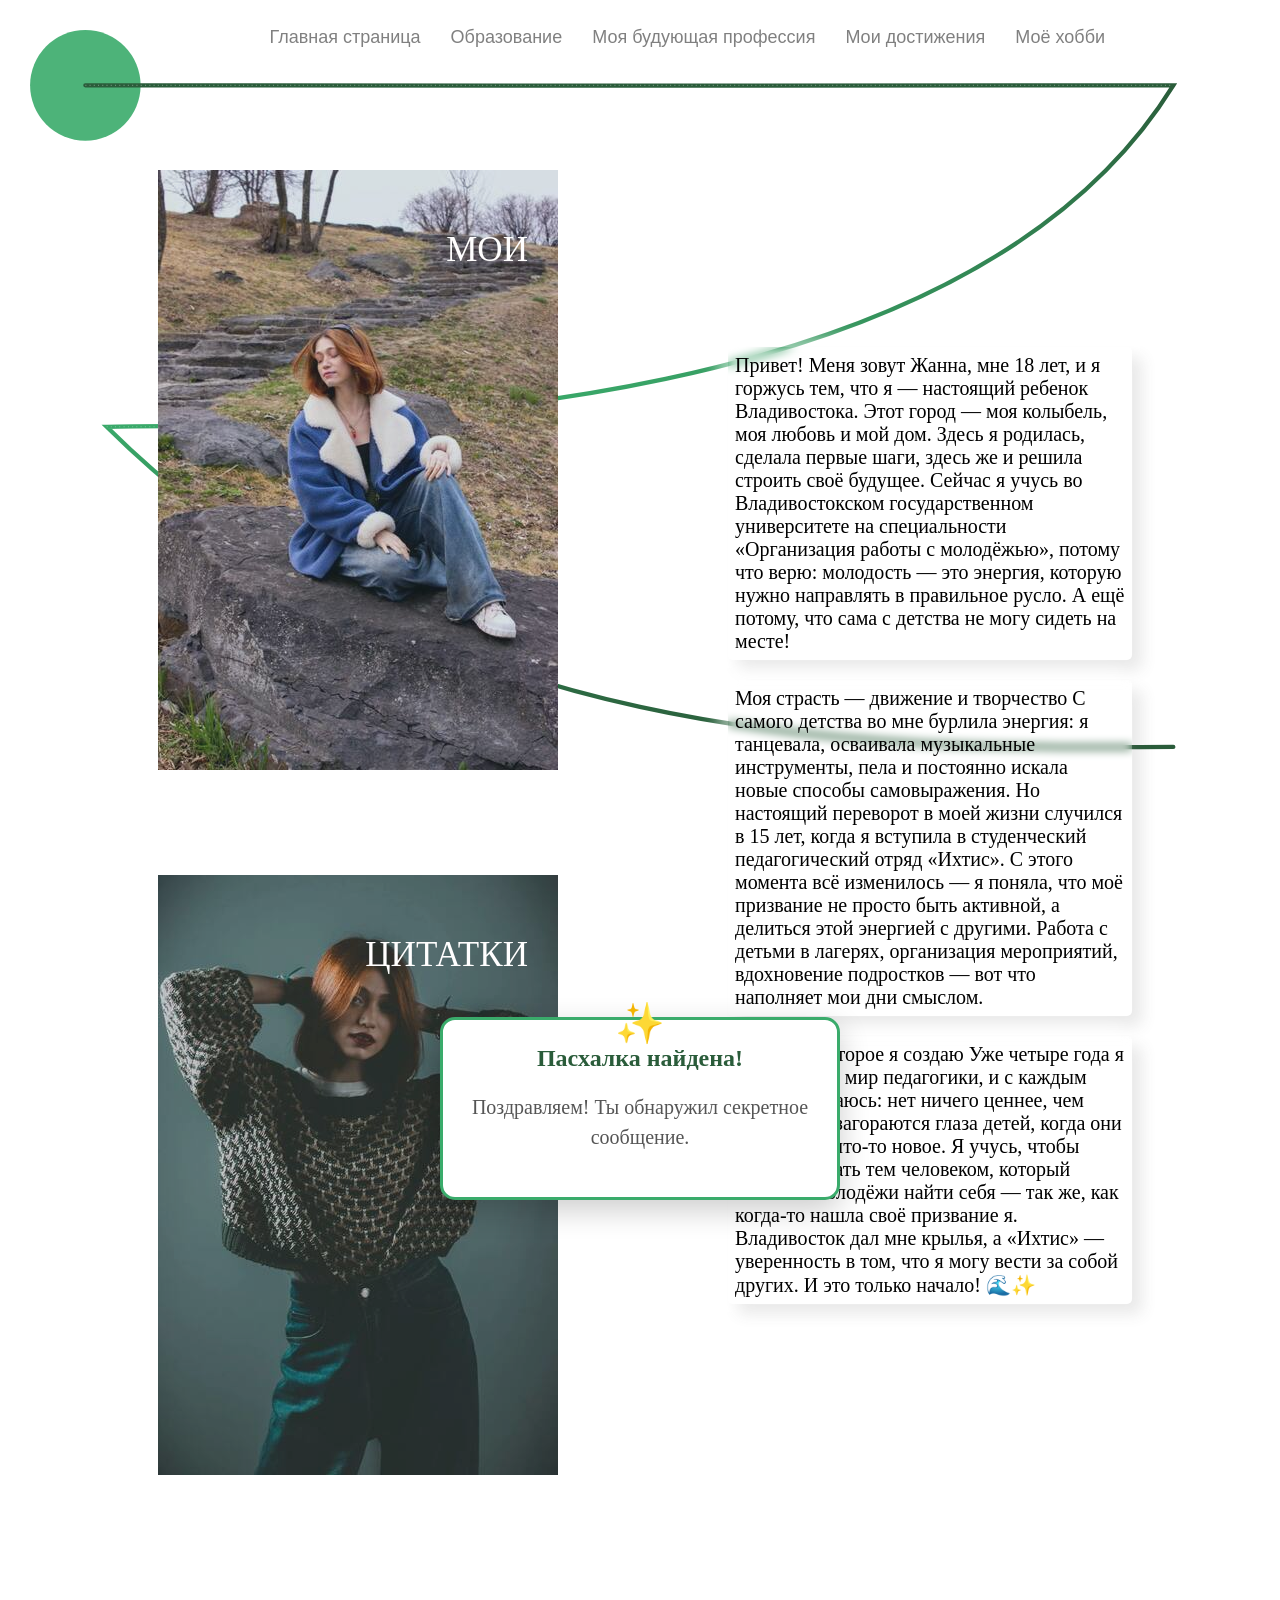
<file: index.html>
<!DOCTYPE html>
<html lang="en">
<head>
    <meta charset="UTF-8">
    <meta name="viewport" content="width=device-width, initial-scale=1.0">
    <link rel="stylesheet" href="css/style.css">
    <title>Document</title>
</head>
<body style="height: 1800px;">
    <header>
        <div class="navbar">
                <li><a class="underline-one" href="landingpage.html">Главная страница</a></li>
                <li><a class="underline-one" href="studys.html">Образование</a></li>
                <li><a class="underline-one" href="fjob.html">Моя будующая профессия</a></li>
                <li><a class="underline-one" href="achivments.html">Мои достижения</a></li>
                <li><a class="underline-one" href="hobby.html">Моё хобби</a></li>
        </div>
    </header>
<div class="Infobox">
    <div class="contentbox">
        <div class="imagesBox">
            <div class="hover-text-one">
                <figure class="effect-text-four">
                  <img src="/Images/image1box.jpg" alt=""/>
                    <figcaption>
                  <h3>Мои</h3>
                  <p>Протяну руку , тому кто повяз в луже</p>
                    </figcaption>			
                 </figure>
              </div>
              <div class="hover-text-one">
                <figure class="effect-text-four">
                  <img src="/Images/image2box.jpg" alt=""/>
                    <figcaption>
                  <h3>Цитатки</h3>
                  <p>Я знаю что это то место где меня любят</p>
                    </figcaption>			
                 </figure>
              </div>
        </div>
    </div>
        <div class="contentbox">
            <div class="aboutme">
                Привет! Меня зовут Жанна, мне 18 лет, и я горжусь тем, что я — настоящий ребенок Владивостока. Этот город — моя колыбель, моя любовь и мой дом. Здесь я родилась, сделала первые шаги, здесь же и решила строить своё будущее. Сейчас я учусь во Владивостокском государственном университете на специальности «Организация работы с молодёжью», потому что верю: молодость — это энергия, которую нужно направлять в правильное русло. А ещё потому, что сама с детства не могу сидеть на месте!      
            </div>
            <div class="aboutme">
                Моя страсть — движение и творчество  
                С самого детства во мне бурлила энергия: я танцевала, осваивала музыкальные инструменты, пела и постоянно искала новые способы самовыражения. Но настоящий переворот в моей жизни случился в 15 лет, когда я вступила в студенческий педагогический отряд «Ихтис». С этого момента всё изменилось — я поняла, что моё призвание не просто быть активной, а делиться этой энергией с другими. Работа с детьми в лагерях, организация мероприятий, вдохновение подростков — вот что наполняет мои дни смыслом.      
            </div>
            <div class="aboutme">
                Будущее, которое я создаю  
                Уже четыре года я погружена в мир педагогики, и с каждым днём убеждаюсь: нет ничего ценнее, чем видеть, как загораются глаза детей, когда они открывают что-то новое. Я учусь, чтобы однажды стать тем человеком, который поможет молодёжи найти себя — так же, как когда-то нашла своё призвание я. Владивосток дал мне крылья, а «Ихтис» — уверенность в том, что я могу вести за собой других. И это только начало! 🌊✨  
            </div>
        </div>
    </div>
    <div class="easter-egg" id="easterEgg">
        <h2>Пасхалка найдена!</h2>
        <p>Поздравляем! Ты обнаружил секретное сообщение.</p>
    </div>
    <script>
        window.addEventListener('scroll', function() {
            // Показываем пасхалку при достижении конца страницы
            if (window.innerHeight + window.scrollY >= document.body.offsetHeight - 50) {
                document.getElementById('easterEgg').style.bottom = '30px';
            } else {
                document.getElementById('easterEgg').style.bottom = '-300px';
            }
        });
    </script>
</body>
</html>
</file>
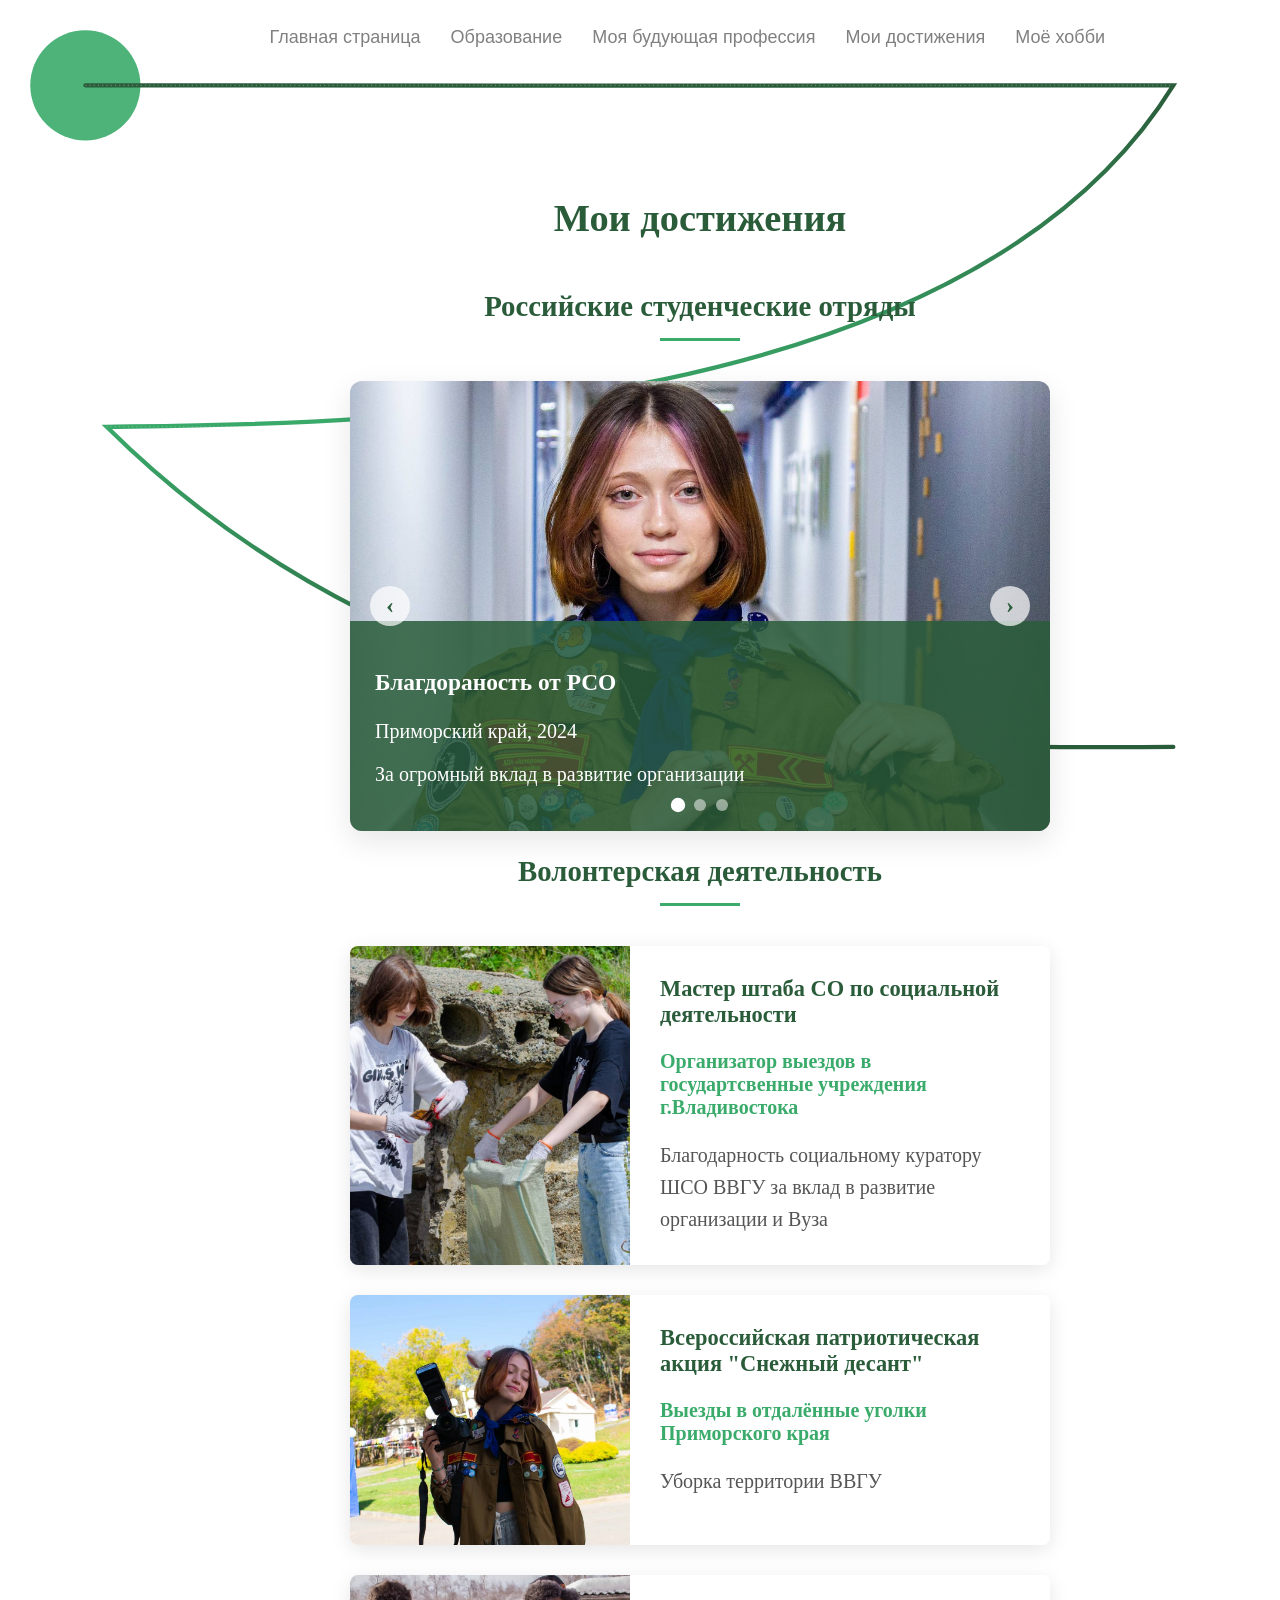
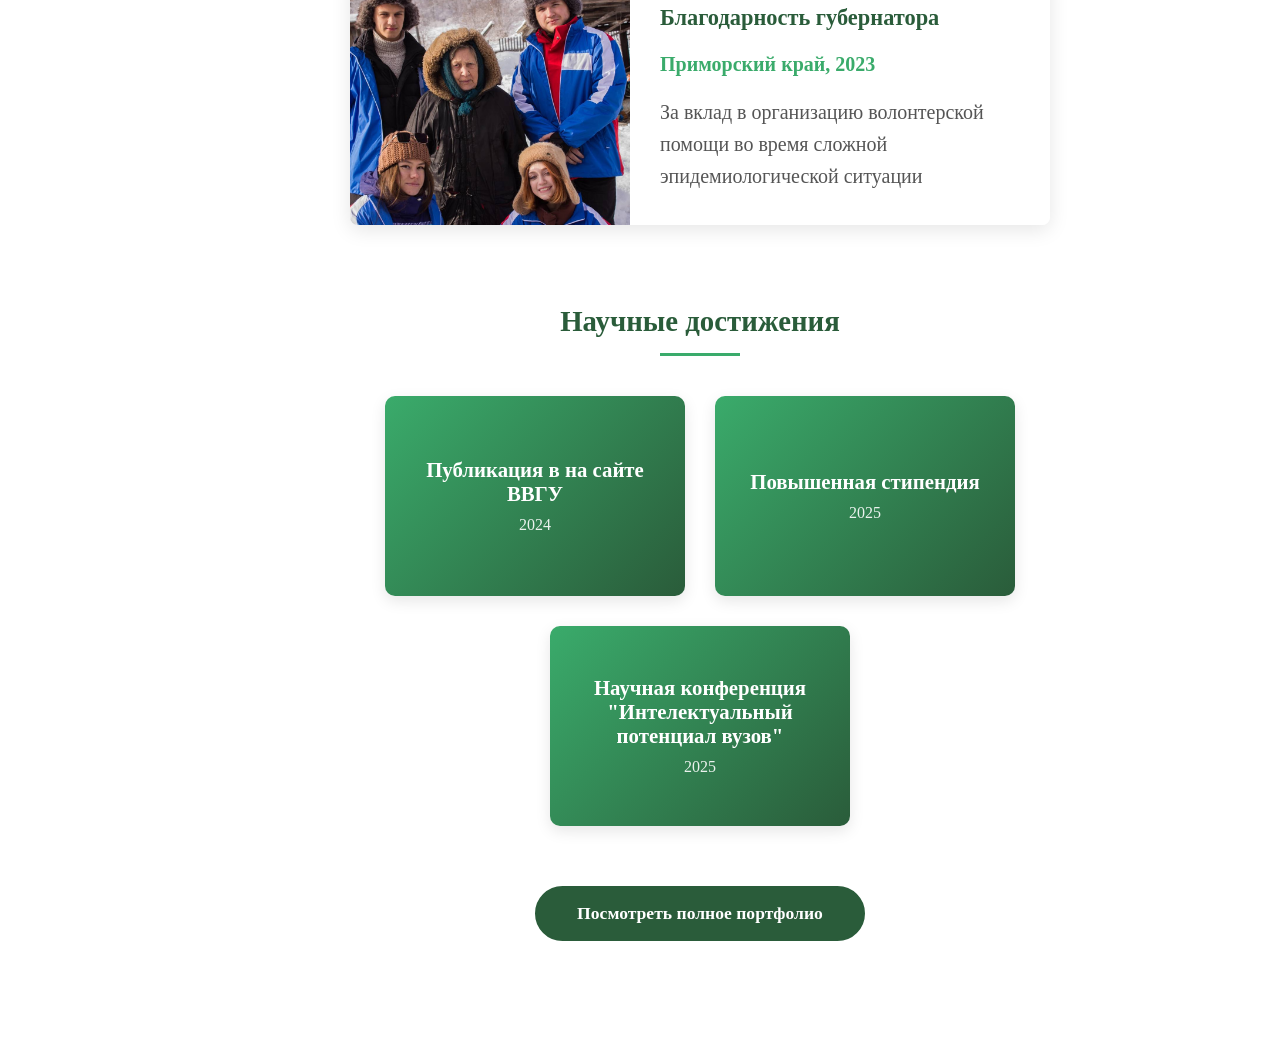
<file: achivments.html>
<!DOCTYPE html>
<html lang="en">
<head>
    <meta charset="UTF-8">
    <meta name="viewport" content="width=device-width, initial-scale=1.0">
    <link rel="stylesheet" href="css/style.css">
    <title>Document</title>
</head>
<body>
    <header>
        <div class="navbar">
                <li><a class="underline-one" href="landingpage.html">Главная страница</a></li>
                <li><a class="underline-one" href="studys.html">Образование</a></li>
                <li><a class="underline-one" href="fjob.html">Моя будующая профессия</a></li>
                <li><a class="underline-one" href="achivments.html">Мои достижения</a></li>
                <li><a class="underline-one" href="hobby.html">Моё хобби</a></li>
        </div>
    </header>
    
    <div class="container">
        <main class="achievements-main">
            <h1 class="page-main-title">Мои достижения</h1>
            
            <!-- Секция 1: CSS-слайдер -->
            <section class="slider-section">
                <h2 class="section-title">Российские студенческие отряды</h2>
                <div class="css-slider">
                    <!-- Радио-кнопки для управления -->
                    <input type="radio" name="slider" id="slide1" checked>
                    <input type="radio" name="slider" id="slide2">
                    <input type="radio" name="slider" id="slide3">
                    
                    <div class="slider-container">
                        <!-- Слайд 1 -->
                        <div class="slide">
                            <img src="Images/ro1.jpg" alt="Награда Приморского края" class="slide-image">
                            <div class="slide-content">
                                <h3 class="slide-title">Благдораность от РСО</h3>
                                <p class="slide-subtitle">Приморский край, 2024</p>
                                <p class="slide-description">За огромный вклад в развитие организации</p>
                            </div>
                            <label for="slide3" class="prev">‹</label>
                            <label for="slide2" class="next">›</label>
                        </div>
                        
                        <!-- Слайд 2 -->
                        <div class="slide">
                            <img src="Images/ro2.jpg" alt="Мероприятие РСО" class="slide-image">
                            <div class="slide-content">
                                <h3 class="slide-title">Организатор игротек</h3>
                                <p class="slide-subtitle">На базе ВВГУ, 2024</p>
                                <p class="slide-description">Разработка программы игротеки для новичков в студенческих отрядах</p>
                            </div>
                            <label for="slide1" class="prev">‹</label>
                            <label for="slide3" class="next">›</label>
                        </div>
                        
                        <!-- Слайд 3 -->
                        <div class="slide">
                            <img src="Images/ro3.jpg" alt="Вузовский конкурс" class="slide-image">
                            <div class="slide-content">
                                <h3 class="slide-title">Творческий фестиваль</h3>
                                <p class="slide-subtitle">Внутривузовский уровень, 2021-2023</p>
                                <p class="slide-description">Победитель в номинцаии отрядный танец</p>
                            </div>
                            <label for="slide2" class="prev">‹</label>
                            <label for="slide1" class="next">›</label>
                        </div>
                    </div>
                    
                    <div class="slider-nav">
                        <label for="slide1" class="slider-dot"></label>
                        <label for="slide2" class="slider-dot"></label>
                        <label for="slide3" class="slider-dot"></label>
                    </div>
                </div>
            </section>
            
            <!-- Секция 2: Широкие фото-карточки -->
            <section class="wide-photo-section">
                <h2 class="section-title">Волонтерская деятельность</h2>
                <div class="wide-cards-container">
                    <!-- Карточка 1 -->
                    <article class="wide-card">
                        <img src="Images/volunteer1.jpg" alt="Волонтерский проект" class="wide-card-image">
                        <div class="wide-card-content">
                            <h3 class="wide-card-title">Мастер штаба СО по социальной деятельности</h3>
                            <p class="wide-card-subtitle">Организатор выездов в государтсвенные учреждения г.Владивостока</p>
                            <p class="wide-card-text">Благодарность социальному куратору ШСО ВВГУ за вклад в развитие организации и Вуза</p>
                        </div>
                    </article>
                    
                    <!-- Карточка 2 -->
                    <article class="wide-card">
                        <img src="Images/volunteer2.jpg" alt="Эко-акция" class="wide-card-image">
                        <div class="wide-card-content">
                            <h3 class="wide-card-title">Всероссийская патриотическая акция "Снежный десант"</h3>
                            <p class="wide-card-subtitle">Выезды в отдалённые уголки Приморского края</p>
                            <p class="wide-card-text">Уборка территории ВВГУ</p>
                        </div>
                    </article>
                    
                    <!-- Карточка 3 -->
                    <article class="wide-card">
                        <img src="Images/volunteer3.jpg" alt="Благодарность" class="wide-card-image">
                        <div class="wide-card-content">
                            <h3 class="wide-card-title">Благодарность губернатора</h3>
                            <p class="wide-card-subtitle">Приморский край, 2023</p>
                            <p class="wide-card-text">За вклад в организацию волонтерской помощи во время сложной эпидемиологической ситуации</p>
                        </div>
                    </article>
                </div>
            </section>
            
            <!-- Секция 3: Анимированные карточки -->
            <section class="animated-cards-section">
                <h2 class="section-title">Научные достижения</h2>
                <div class="animated-cards-container">
                    <!-- Карточка 1 -->
                    <div class="animated-card">
                        <div class="card-front">
                            <h3 class="card-title">Публикация в на сайте ВВГУ</h3>
                            <p class="card-year">2024</p>
                        </div>
                        <div class="card-back">
                            <p class="card-description">Переход на бюджетную основу</p>
                        </div>
                    </div>
                    
                    <!-- Карточка 2 -->
                    <div class="animated-card">
                        <div class="card-front">
                            <h3 class="card-title">Повышенная стипендия</h3>
                            <p class="card-year">2025</p>
                        </div>
                        <div class="card-back">
                            <p class="card-description">Получение повышенной академической стипендии за отличную успеваемость</p>
                        </div>
                    </div>
                    
                    <!-- Карточка 3 -->
                    <div class="animated-card">
                        <div class="card-front">
                            <h3 class="card-title">Научная конференция "Интелектуальный потенциал вузов"</h3>
                            <p class="card-year">2025</p>
                        </div>
                        <div class="card-back">
                            <p class="card-description">Победитель научной конференции ВВГУ</p>
                        </div>
                    </div>
                </div>
            </section>
            
            <!-- Ссылка на портфолио -->
            <div class="portfolio-link-wrapper">
                <a href="https://students.vvsu.ru/education/stud/184263/Busygina_Zhanna_Andreevna" class="portfolio-main-link" target="_blank">Посмотреть полное портфолио</a>
            </div>
        </main>
    </div>
</body>
</html>
</file>
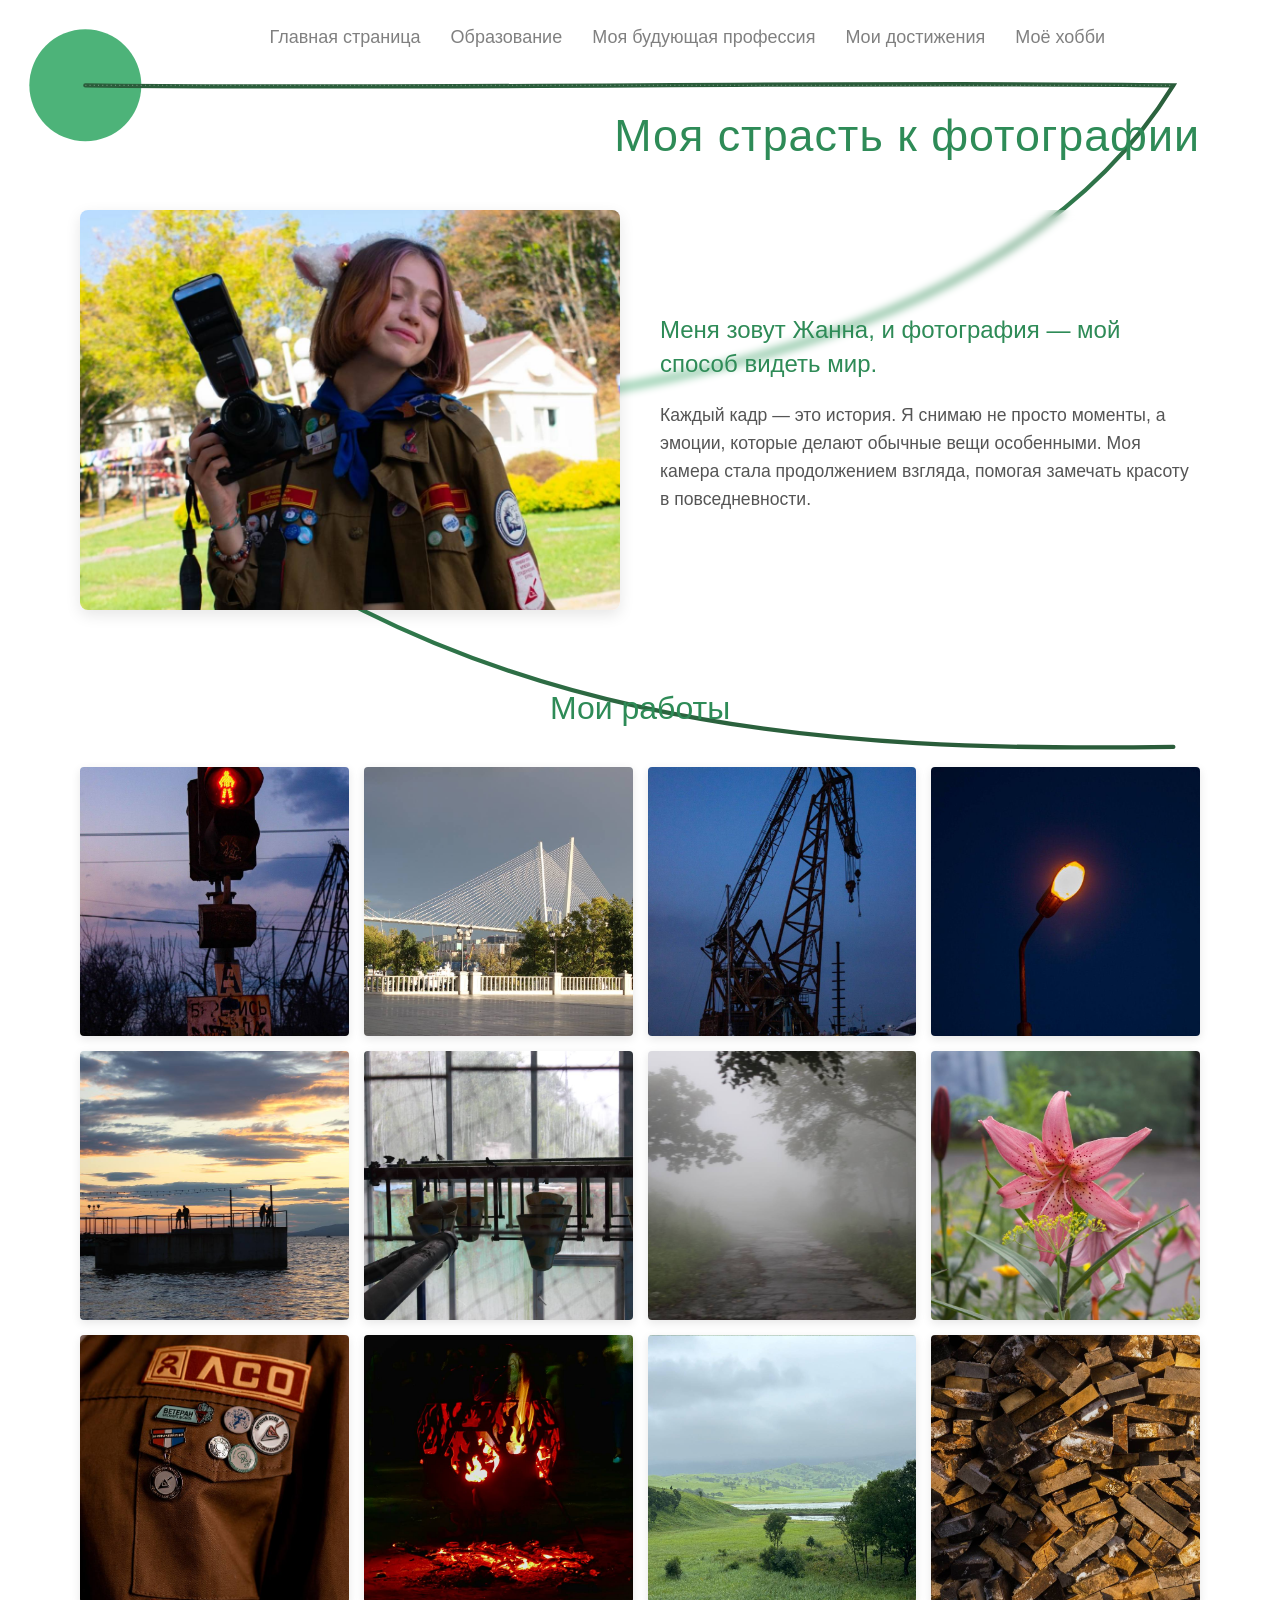
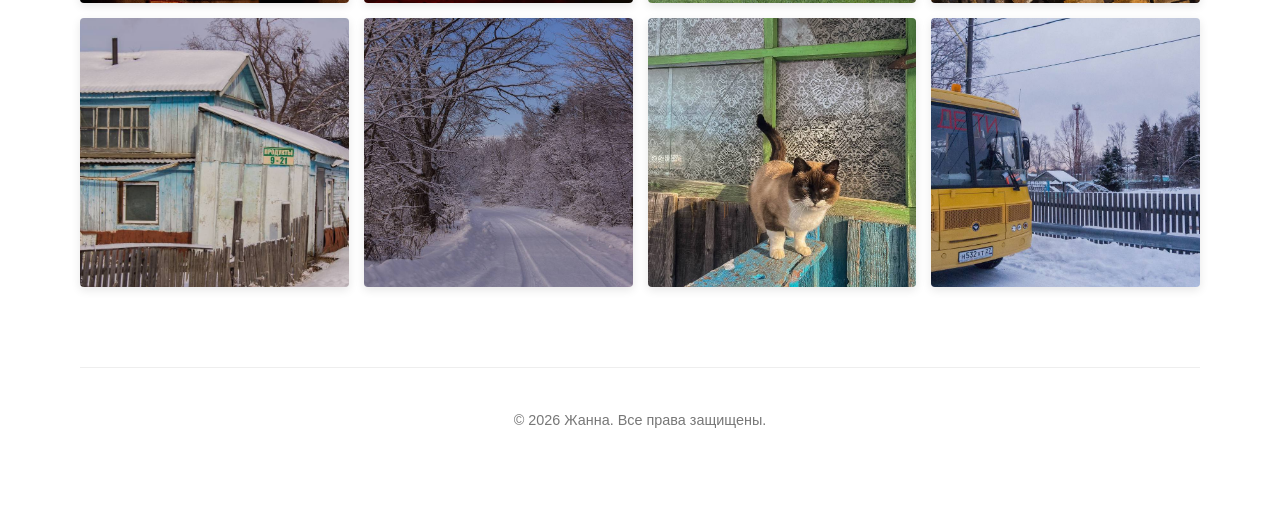
<file: hobby.html>
<!DOCTYPE html>
<html lang="en">
<head>
    <meta charset="UTF-8">
    <meta name="viewport" content="width=device-width, initial-scale=1.0">
    <link rel="stylesheet" href="css/style.css">
    <title>Document</title>
</head>
<body>
    <header>
        <div class="navbar">
                <li><a class="underline-one" href="landingpage.html">Главная страница</a></li>
                <li><a class="underline-one" href="studys.html">Образование</a></li>
                <li><a class="underline-one" href="fjob.html">Моя будующая профессия</a></li>
                <li><a class="underline-one" href="achivments.html">Мои достижения</a></li>
                <li><a class="underline-one" href="hobby.html">Моё хобби</a></li>
        </div>
    </header>
    <!DOCTYPE html>
    <div class="photo-page">
        <header class="photo-header">
            <h1 class="photo-main-title">Моя страсть к фотографии</h1>
        </header>
        <main class="photo-content">
            <section class="author-section">
                <div class="author-photo" style="background-image: url('/img/me-with-camera.jpg');"></div>
                <div class="author-text">
                    <p class="photo-intro-text">Меня зовут Жанна, и фотография — мой способ видеть мир.</p>
                    <p class="photo-description">
                        Каждый кадр — это история. Я снимаю не просто моменты, а эмоции, 
                        которые делают обычные вещи особенными. Моя камера стала продолжением взгляда, 
                        помогая замечать красоту в повседневности.
                    </p>
                </div>
            </section>
            
            <section class="gallery-section">
                <h2 class="gallery-title">Мои работы</h2>
                <div class="photo-gallery">
                    <!-- 16 фотографий -->
                    <div class="gallery-item" style="background-image: url('/img/photo1.jpg');"></div>
                    <div class="gallery-item" style="background-image: url('/img/photo2.jpg');"></div>
                    <div class="gallery-item" style="background-image: url('/img/photo3.jpg');"></div>
                    <div class="gallery-item" style="background-image: url('/img/photo4.jpg');"></div>
                    <div class="gallery-item" style="background-image: url('/img/photo5.jpg');"></div>
                    <div class="gallery-item" style="background-image: url('/img/photo6.jpg');"></div>
                    <div class="gallery-item" style="background-image: url('/img/photo7.jpg');"></div>
                    <div class="gallery-item" style="background-image: url('/img/photo8.jpg');"></div>
                    <div class="gallery-item" style="background-image: url('/img/photo9.jpg');"></div>
                    <div class="gallery-item" style="background-image: url('/img/photo10.jpg');"></div>
                    <div class="gallery-item" style="background-image: url('/img/photo11.jpg');"></div>
                    <div class="gallery-item" style="background-image: url('/img/photo12.jpg');"></div>
                    <div class="gallery-item" style="background-image: url('/img/photo13.jpg');"></div>
                    <div class="gallery-item" style="background-image: url('/img/photo14.jpg');"></div>
                    <div class="gallery-item" style="background-image: url('/img/photo15.jpg');"></div>
                    <div class="gallery-item" style="background-image: url('/img/photo16.jpg');"></div>
                </div>
            </section>
        </main>
        
        <footer class="photo-footer">
            <p class="copyright">&copy; <span id="year"></span> Жанна. Все права защищены.</p>
        </footer>
    </div>

    <script>
        // Автоматическое обновление года в футере
        document.getElementById('year').textContent = new Date().getFullYear();
    </script>
</body>
</html>
</file>
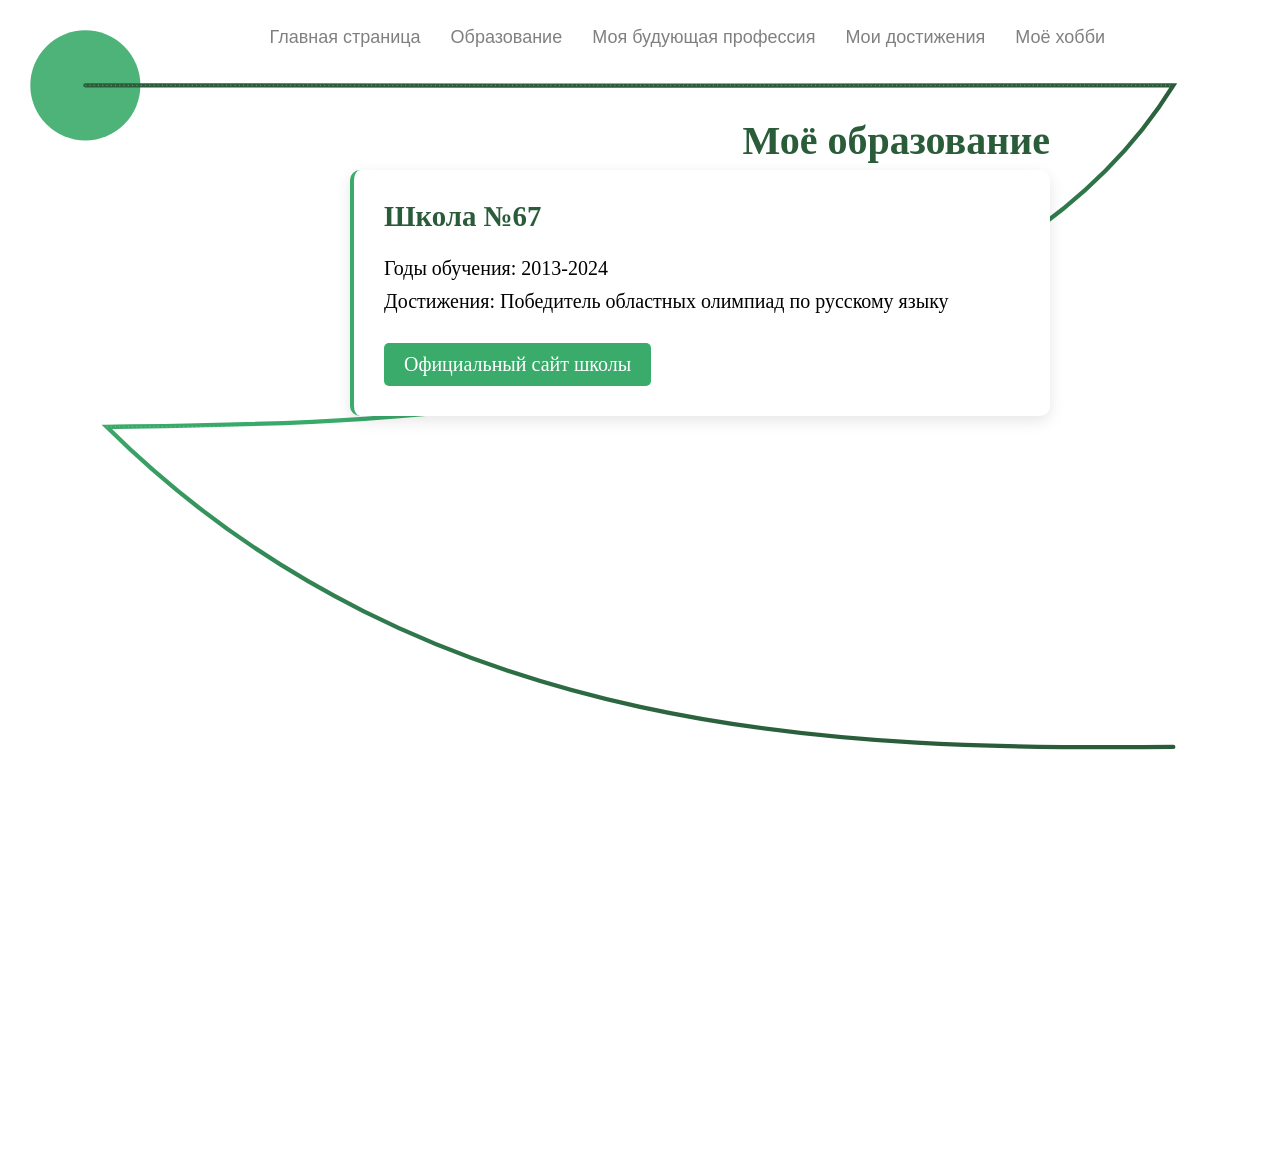
<file: studys.html>
<!DOCTYPE html>
<html lang="en">
<head>
    <meta charset="UTF-8">
    <meta name="viewport" content="width=device-width, initial-scale=1.0">
    <link rel="stylesheet" href="css/style.css">
    <title>Document</title>
</head>
<body>
    <header>
        <div class="navbar">
                <li><a class="underline-one" href="landingpage.html">Главная страница</a></li>
                <li><a class="underline-one" href="studys.html">Образование</a></li>
                <li><a class="underline-one" href="fjob.html">Моя будующая профессия</a></li>
                <li><a class="underline-one" href="achivments.html">Мои достижения</a></li>
                <li><a class="underline-one" href="hobby.html">Моё хобби</a></li>
        </div>
    </header>
    <div id="thread"></div>
    
    <div class="container">
        <header class="header">
            <h1>Моё образование</h1>
        </header>

        <main class="education-blocks">
            <section class="education-block">
                <h2>Школа №67</h2>
                <div class="education-info">
                    <p>Годы обучения: 2013-2024</p>
                    <p>Достижения: Победитель областных олимпиад по русскому языку</p>
                </div>
                <a href="https://vk.com/club217769086" class="school-link" target="_blank">Официальный сайт школы</a>
            </section>
        </main>
    </div>

</body>
</html>
</file>
<file: css/style.css>
main{
    margin: 0px;
    padding: 0px;
}
body {
    margin: 0;
    background: url('/Images/green-thread-animated.svg') top center / 100% auto no-repeat;
    min-height: 130vh;
  }
  /* Планшеты (768px и больше) */
  @media (min-width: 768px) {
    body {
      font-size: 18px;
      padding: 20px;
    }
  }
  
  /* Десктопы (1024px и больше) */
  @media (min-width: 1024px) {
    body {
      font-size: 20px;
      max-width: 1200px;
      margin: 0 auto;
    }
  }
header{
    height: 30px;
    width: 100%;
    display: flex;
    justify-content: flex-end;
}
.navbar{
    display: flex;
    flex-wrap: nowrap;
    margin-top: 5px;
    padding-right: 100px;
}
.navbar li {
    text-decoration: none;
    list-style: none;
    padding-left: 15px;
    padding-right: 15px;
}
.navbar li a {
    text-decoration: none;
    font-size: large;
    color: grey;
    border-bottom: 0px;
    font-family: 'Lucida Sans', 'Lucida Sans Regular', 'Lucida Grande', 'Lucida Sans Unicode', Geneva, Verdana, sans-serif;
}

.underline-one {
    color: grey;
    position: relative;
    cursor: pointer;
    text-decoration: none; /* Убираем подчеркивание */
}
.underline-one:after {
	content: "";
    display: block;
    position: absolute;
    right: 0;
    bottom: -3px;
    width: 0;
    height: 2px; /* Высота линии */
    background-color: rgb(0, 0, 0); /* Цвет подчеркивания при исчезании линии*/
    transition: width 0.5s; /* Время эффекта */
}

.underline-one:hover:after {
	content: "";
    width: 100%;
    display: block;
    position: absolute;
    left: 0;
    bottom: -3px;
    height: 2px; /* Высота линии */
    transition: width 0.5s;  /* Время эффекта */
    background-color: rgb(130, 236, 104); 
}
/*syles for infobox image box */
.Infobox {
    margin-top: 100px;
    width: 100%;
    display: flex;
    flex-wrap: nowrap;
    justify-content: space-around;
    align-items: center;
}
.Infobox .contentbox {
    width: 40%;
    height: 100%;
    display: flex;
    flex-wrap: nowrap;
    align-items: center;
}

.Infobox .contentbox:last-child{
    padding: 20px;
    align-items: center;
    border-radius: 10px;
    flex-wrap: wrap;

}
.aboutme{
    backdrop-filter: blur(5px);
    font-size: 20px;
    padding: 7px;
    border-radius: 5px;
    margin: 10px;
    box-shadow: -10px -10px 15px rgba(255,255,255,0.5),
    10px 10px 15px rgba(70,70,70,0.12);
}

.imagesBox {
    align-items: center;
}
.imagesBox .hover-text-one:first-child { 
    margin-bottom: 60px;
}
.imagesBox .hover-text-one:last-child{
    margin-top: 60px;
}
/*CSS Для картинок на первой старнице */

/* Общие стили */
*, *:after, *:before { 
	box-sizing: border-box; 
}
.clearfix:before, .clearfix:after { 
	content: ''; 
	display: table; 
}
.clearfix:after { 
	clear: both; 
}
.hover-text-one {
	overflow: hidden;
	margin: 0;
	width: 100%;
    height: 50%;
	list-style: none;
	text-align: center;
}
.hover-text-one figure {
	position: relative;
	z-index: 1;
	display: inline-block;
	overflow: hidden;
	background: #527c82;
	text-align: center;
	cursor: pointer;
}
.hover-text-one figure img {
	position: relative;
	display: block;
	min-height: 100%;
	opacity: 0.8;
}
.hover-text-one figure figcaption {
	padding: 2em;
	color: #fffefe;
	text-transform: uppercase;
	font-size: 1.5em;
	-webkit-backface-visibility: hidden;
	backface-visibility: hidden;
}
.hover-text-one figure figcaption::before,
.hover-text-one figure figcaption::after {
	pointer-events: none;
}
.hover-text-one figure figcaption{
	position: absolute;
	top: 0;
	left: 0;
	width: 100%;
	height: 100%;
}
.hover-text-one figure h3 {
	word-spacing: -0.15em;
	font-weight: 300;
}
.hover-text-one figure h3 span {
	font-weight: 800;
}
.hover-text-one figure h3,
.hover-text-one figure p {
	margin: 0;
}
.hover-text-one figure p {
	letter-spacing: 1px;
	font-size: 68.5%;
}

/* Эффект при наведении */
figure.effect-text-four figcaption {
	text-align: right;
}
figure.effect-text-four h3,
figure.effect-text-four p {
	position: absolute;
	right: 30px;
	left: 30px;
	padding: 10px 0;
}
figure.effect-text-four p {
	bottom: 30px;
	line-height: 1.5;
	-webkit-transform: translate3d(0,100%,0);
	transform: translate3d(0,100%,0);
}
figure.effect-text-four h3 {
	top: 30px;
	-webkit-transition: -webkit-transform 0.35s;
	transition: transform 0.35s;
	-webkit-transform: translate3d(0,20px,0);
	transform: translate3d(0,20px,0);
}
figure.effect-text-four:hover h3 {
	-webkit-transform: translate3d(0,0,0);
	transform: translate3d(0,0,0);
}
figure.effect-text-four h3::after {
	position: absolute;
	top: 100%;
	left: 0;
	width: 100%;
	height: 4px;
	background: #fff;
	content: '';
	-webkit-transform: translate3d(0,40px,0);
	transform: translate3d(0,40px,0);
}
figure.effect-text-four h3::after,
figure.effect-text-four p {
	opacity: 0;
	-webkit-transition: opacity 0.35s, -webkit-transform 0.35s;
	transition: opacity 0.35s, transform 0.35s;
}
figure.effect-text-four:hover h3::after,
figure.effect-text-four:hover p {
	opacity: 1;
	-webkit-transform: translate3d(0,0,0);
	transform: translate3d(0,0,0);
}
/* Конец css для картинок */
/* Пасхалка в конце страницы */
        /* Стили для пасхалки */
        .easter-egg {
            position: fixed;
            bottom: -300px; /* Скрыто за экраном */
            left: 50%;
            transform: translateX(-50%);
            width: 80%;
            max-width: 400px;
            background: white;
            padding: 25px;
            border-radius: 15px;
            box-shadow: 0 10px 30px rgba(0,0,0,0.2);
            text-align: center;
            transition: bottom 0.8s cubic-bezier(0.22, 1, 0.36, 1);
            z-index: 1000;
            border: 3px solid #3aab6b;
        }

        .easter-egg h2 {
            color: #2a5c3a;
            margin-top: 0;
            font-size: 24px;
        }

        .easter-egg p {
            color: #555;
            line-height: 1.5;
        }

        /* Декоративный элемент */
        .easter-egg::before {
            content: "✨";
            position: absolute;
            top: -20px;
            left: 50%;
            transform: translateX(-50%);
            font-size: 40px;
        }

    /* studys conatiner*/
    /* Контейнер */
.container {
    max-width: 900px;
    margin: 0 auto;
    padding: 40px 40px 40px 160px;
}

/* Заголовок */
.header {
    margin-bottom: 50px;
    text-align: center;
}

.header h1 {
    color: #2a5c3a;
    font-size: 2.5rem;
}

/* Блоки образования */
.education-blocks {
    display: flex;
    flex-direction: column;
    gap: 40px;
}

.education-block {
    background: white;
    border-radius: 10px;
    padding: 30px;
    box-shadow: 0 5px 15px rgba(0,0,0,0.1);
    border-left: 4px solid #3aab6b;
    transition: transform 0.3s ease;
}

.education-block:hover {
    transform: translateY(-5px);
}

.education-block h2 {
    color: #2a5c3a;
    margin-top: 0;
    font-size: 1.8rem;
}

.education-info p {
    margin: 10px 0;
}

.school-link {
    display: inline-block;
    margin-top: 20px;
    padding: 10px 20px;
    background-color: #3aab6b;
    color: white;
    text-decoration: none;
    border-radius: 5px;
    transition: background-color 0.3s;
}

.school-link:hover {
    background-color: #2e8b57;
}
/* fjob block*/
/* Стили для страницы профессии */
.profession-main {
    padding-top: 80px; /* Отступ под закрепленный хедер */
}

.profession-section {
    margin-bottom: 60px;
}

.profession-title {
    color: #2a5c3a;
    text-align: center;
    margin-bottom: 40px;
    font-size: 2.2rem;
}

.profession-description {
    display: flex;
    gap: 40px;
    align-items: flex-start;
}

.program-details {
    flex: 1;
    backdrop-filter: blur(3px);
}

.program-heading {
    color: #2a5c3a;
    margin-bottom: 20px;
    font-size: 1.8rem;
}

.program-text {
    margin-bottom: 20px;
    line-height: 1.6;
}

.program-disciplines {
    margin: 25px 0;
    padding-left: 20px;
}

.discipline-item {
    margin-bottom: 10px;
    position: relative;
    line-height: 1.5;
}

.university-link {
    display: inline-block;
    margin-top: 20px;
    padding: 12px 25px;
    background-color: #3aab6b;
    color: white;
    text-decoration: none;
    border-radius: 5px;
    transition: all 0.3s ease;
    font-weight: 600;
}

.university-link:hover {
    background-color: #2e8b57;
    transform: translateY(-2px);
    box-shadow: 0 4px 8px rgba(0,0,0,0.1);
}

.profession-visual {
    flex: 1;
    text-align: center;
}

.profession-image {
    max-width: 100%;
    border-radius: 8px;
    box-shadow: 0 4px 12px rgba(0,0,0,0.1);
    transition: transform 0.3s ease;
}

.profession-image:hover {
    transform: scale(1.02);
}

.image-description {
    margin-top: 12px;
    font-style: italic;
    color: #666;
    font-size: 0.9rem;
}

.activity-examples {
    margin-top: 60px;
}

.examples-heading {
    text-align: center;
    color: #2a5c3a;
    margin-bottom: 40px;
    font-size: 1.8rem;
}

.activities-grid {
    display: grid;
    grid-template-columns: repeat(auto-fit, minmax(280px, 1fr));
    gap: 30px;
}

.activity-card {
    background: white;
    border-radius: 8px;
    overflow: hidden;
    box-shadow: 0 4px 10px rgba(0,0,0,0.08);
    transition: all 0.3s ease;
}

.activity-card:hover {
    transform: translateY(-8px);
    box-shadow: 0 8px 20px rgba(0,0,0,0.12);
}

.activity-image {
    width: 100%;
    height: 220px;
    object-fit: cover;
}

.activity-caption {
    padding: 16px;
    text-align: center;
    margin: 0;
    font-weight: 600;
    color: #333;
}
/* Часть с достижениями */
/* Основные стили */
.achievements-main {
    padding-top: 80px;
}

.page-main-title {
    text-align: center;
    color: #2a5c3a;
    margin-bottom: 50px;
    font-size: 2.4rem;
}

.section-title {
    color: #2a5c3a;
    text-align: center;
    margin-bottom: 40px;
    font-size: 1.8rem;
    position: relative;
}

.section-title::after {
    content: '';
    display: block;
    width: 80px;
    height: 3px;
    background: #3aab6b;
    margin: 15px auto 0;
}

/* Секция CSS-слайдера */
.css-slider {
    max-width: 800px;
    margin: 0 auto;
    position: relative;
    overflow: hidden;
    border-radius: 12px;
    box-shadow: 0 10px 30px rgba(0,0,0,0.1);
}

.slider-container {
    display: flex;
    width: 300%;
    transition: transform 0.5s ease;
}

.slide {
    width: 33.333%;
    position: relative;
    min-height: 450px;
}

/* Прячем радио-кнопки */
input[name="slider"] {
    display: none;
}

/* Логика переключения слайдов */
#slide1:checked ~ .slider-container {
    transform: translateX(0);
}
#slide2:checked ~ .slider-container {
    transform: translateX(-33.333%);
}
#slide3:checked ~ .slider-container {
    transform: translateX(-66.666%);
}

/* Стили для навигации */
.slider-nav {
    position: absolute;
    bottom: 20px;
    left: 0;
    right: 0;
    display: flex;
    justify-content: center;
    gap: 10px;
    z-index: 10;
}

.slider-dot {
    width: 12px;
    height: 12px;
    border-radius: 50%;
    background: rgba(255,255,255,0.5);
    cursor: pointer;
    transition: all 0.3s;
}

/* Активная точка */
#slide1:checked ~ .slider-nav label:nth-child(1),
#slide2:checked ~ .slider-nav label:nth-child(2),
#slide3:checked ~ .slider-nav label:nth-child(3) {
    background: white;
    transform: scale(1.2);
}

/* Кнопки навигации */
.prev, .next {
    position: absolute;
    top: 50%;
    transform: translateY(-50%);
    width: 40px;
    height: 40px;
    background: rgba(255,255,255,0.7);
    color: #2a5c3a;
    border-radius: 50%;
    display: flex;
    align-items: center;
    justify-content: center;
    cursor: pointer;
    z-index: 10;
    font-weight: bold;
    font-size: 1.5rem;
    border: none;
}

.prev { left: 20px; }
.next { right: 20px; }

.prev:hover, .next:hover {
    background: white;
}
/* Стили для контейнера слайдов */
.slider-container {
    display: flex;
    width: 300%;
    transition: transform 0.5s ease;
    height: 450px; /* Фиксированная высота слайдера */
}

/* Стили для отдельных слайдов */
.slide {
    width: 33.333%;
    position: relative;
    overflow: hidden; /* Обрезаем выходящие за границы элементы */
}

/* Стили для изображений */
.slide-image {
    width: 100%;
    height: 100%;
    object-fit: cover; /* Сохраняет пропорции и заполняет контейнер */
    object-position: center; /* Центрируем изображение */
    position: absolute;
    top: 0;
    left: 0;
}

/* Стили для контента поверх изображения */
.slide-content {
    position: absolute;
    bottom: 0;
    left: 0;
    right: 0;
    background: rgba(42, 92, 58, 0.85);
    color: white;
    padding: 25px;
    z-index: 2; /* Чтобы контент был поверх изображения */
}
/* Секция с широкими фото */
.wide-photo-section {
    margin-bottom: 80px;
}

.wide-cards-container {
    max-width: 1200px;
    margin: 0 auto;
}

.wide-card {
    display: flex;
    margin-bottom: 30px;
    border-radius: 8px;
    overflow: hidden;
    box-shadow: 0 5px 20px rgba(0,0,0,0.1);
    transition: transform 0.3s;
}

.wide-card:hover {
    transform: translateY(-5px);
}

.wide-card-image {
    width: 40%;
    min-height: 250px;
    object-fit: cover;
}

.wide-card-content {
    width: 60%;
    padding: 30px;
    background: white;
}

.wide-card-title {
    color: #2a5c3a;
    margin-top: 0;
    font-size: 1.4rem;
}

.wide-card-subtitle {
    color: #3aab6b;
    font-weight: 600;
    margin: 10px 0;
}

.wide-card-text {
    color: #555;
    line-height: 1.6;
    margin-bottom: 0;
}

/* Секция анимированных карточек */
.animated-cards-section {
    margin-bottom: 60px;
}

.animated-cards-container {
    display: flex;
    justify-content: center;
    flex-wrap: wrap;
    gap: 30px;
    max-width: 1200px;
    margin: 0 auto;
}

.animated-card {
    width: 300px;
    height: 200px;
    perspective: 1000px;
}

.card-front, .card-back {
    position: absolute;
    width: 100%;
    height: 100%;
    backface-visibility: hidden;
    border-radius: 10px;
    padding: 20px;
    box-sizing: border-box;
    display: flex;
    flex-direction: column;
    justify-content: center;
    align-items: center;
    box-shadow: 0 5px 15px rgba(0,0,0,0.1);
    transition: transform 0.6s;
}

.card-front {
    background: linear-gradient(135deg, #3aab6b, #2a5c3a);
    color: white;
}

.card-back {
    background: white;
    transform: rotateY(180deg);
    color: #555;
}

.animated-card:hover .card-front {
    transform: rotateY(180deg);
}

.animated-card:hover .card-back {
    transform: rotateY(360deg);
}

.card-title {
    margin: 0 0 10px;
    font-size: 1.3rem;
    text-align: center;
}

.card-year {
    margin: 0;
    font-size: 1rem;
    opacity: 0.9;
}

.card-description {
    margin: 0;
    line-height: 1.5;
    text-align: center;
}

/* Ссылка на портфолио */
.portfolio-link-wrapper {
    text-align: center;
    margin: 60px 0;
}

.portfolio-main-link {
    display: inline-block;
    padding: 15px 40px;
    background: #2a5c3a;
    color: white;
    text-decoration: none;
    border-radius: 30px;
    font-size: 1.1rem;
    font-weight: 600;
    transition: all 0.3s;
    border: 2px solid #2a5c3a;
}

.portfolio-main-link:hover {
    background: white;
    color: #2a5c3a;
    transform: translateY(-3px);
    box-shadow: 0 5px 15px rgba(42, 92, 58, 0.2);
}
/* Основные стили страницы */
.photo-page {
    max-width: 1200px;
    margin: 0 auto;
    padding: 20px;
    font-family: 'Helvetica Neue', Arial, sans-serif;
    color: #333;
}

/* Шапка */
.photo-header {
    text-align: center;
    padding: 40px 0;
    animation: photoFadeIn 1s ease-out;
}

.photo-main-title {
    font-size: 2.8rem;
    color: #2e8b57;
    font-weight: 300;
    margin: 0;
    letter-spacing: 1px;
}

/* Секция автора */
.author-section {
    display: flex;
    align-items: center;
    gap: 40px;
    margin: 60px 0;
    backdrop-filter: blur(5px);
    border-radius: 20px;
}

.author-photo {
    flex: 1;
    min-height: 400px;
    background-size: cover;
    background-position: center;
    border-radius: 8px;
    box-shadow: 0 5px 15px rgba(0,0,0,0.1);
    transition: transform 0.3s ease;
}

.author-photo:hover {
    transform: scale(1.02);
}

.author-text {
    flex: 1;
}

.photo-intro-text {
    font-size: 1.5rem;
    color: #2e8b57;
    margin-bottom: 20px;
    line-height: 1.4;
}

.photo-description {
    font-size: 1.1rem;
    line-height: 1.6;
    color: #555;
}

/* Галерея */
.gallery-section {
    margin: 80px 0;
}

.gallery-title {
    text-align: center;
    font-size: 2rem;
    color: #2e8b57;
    margin-bottom: 40px;
    font-weight: 300;
}

.photo-gallery {
    display: grid;
    grid-template-columns: repeat(4, 1fr);
    gap: 15px;
}

.gallery-item {
    aspect-ratio: 1/1;
    background-size: cover;
    background-position: center;
    border-radius: 4px;
    transition: all 0.3s ease;
    box-shadow: 0 3px 10px rgba(0,0,0,0.1);
}

.gallery-item:hover {
    transform: scale(1.05);
    box-shadow: 0 5px 15px rgba(0,0,0,0.2);
    z-index: 1;
}

/* Подвал */
.photo-footer {
    text-align: center;
    padding: 30px 0;
    margin-top: 60px;
    border-top: 1px solid #eee;
    color: #777;
    font-size: 0.9rem;
}

/* Анимации */
@keyframes photoFadeIn {
    from { opacity: 0; transform: translateY(-20px); }
    to { opacity: 1; transform: translateY(0); }
}

/* Адаптивность */
@media (max-width: 1024px) {
    .photo-gallery {
        grid-template-columns: repeat(3, 1fr);
    }
    
    .author-section {
        flex-direction: column;
    }
    
    .author-photo {
        width: 100%;
    }
}

@media (max-width: 768px) {
    .photo-gallery {
        grid-template-columns: repeat(2, 1fr);
    }
    
    .photo-main-title {
        font-size: 2.2rem;
    }
}

@media (max-width: 480px) {
    .photo-gallery {
        grid-template-columns: 1fr;
    }
    
    .photo-main-title {
        font-size: 1.8rem;
    }
}
</file>
